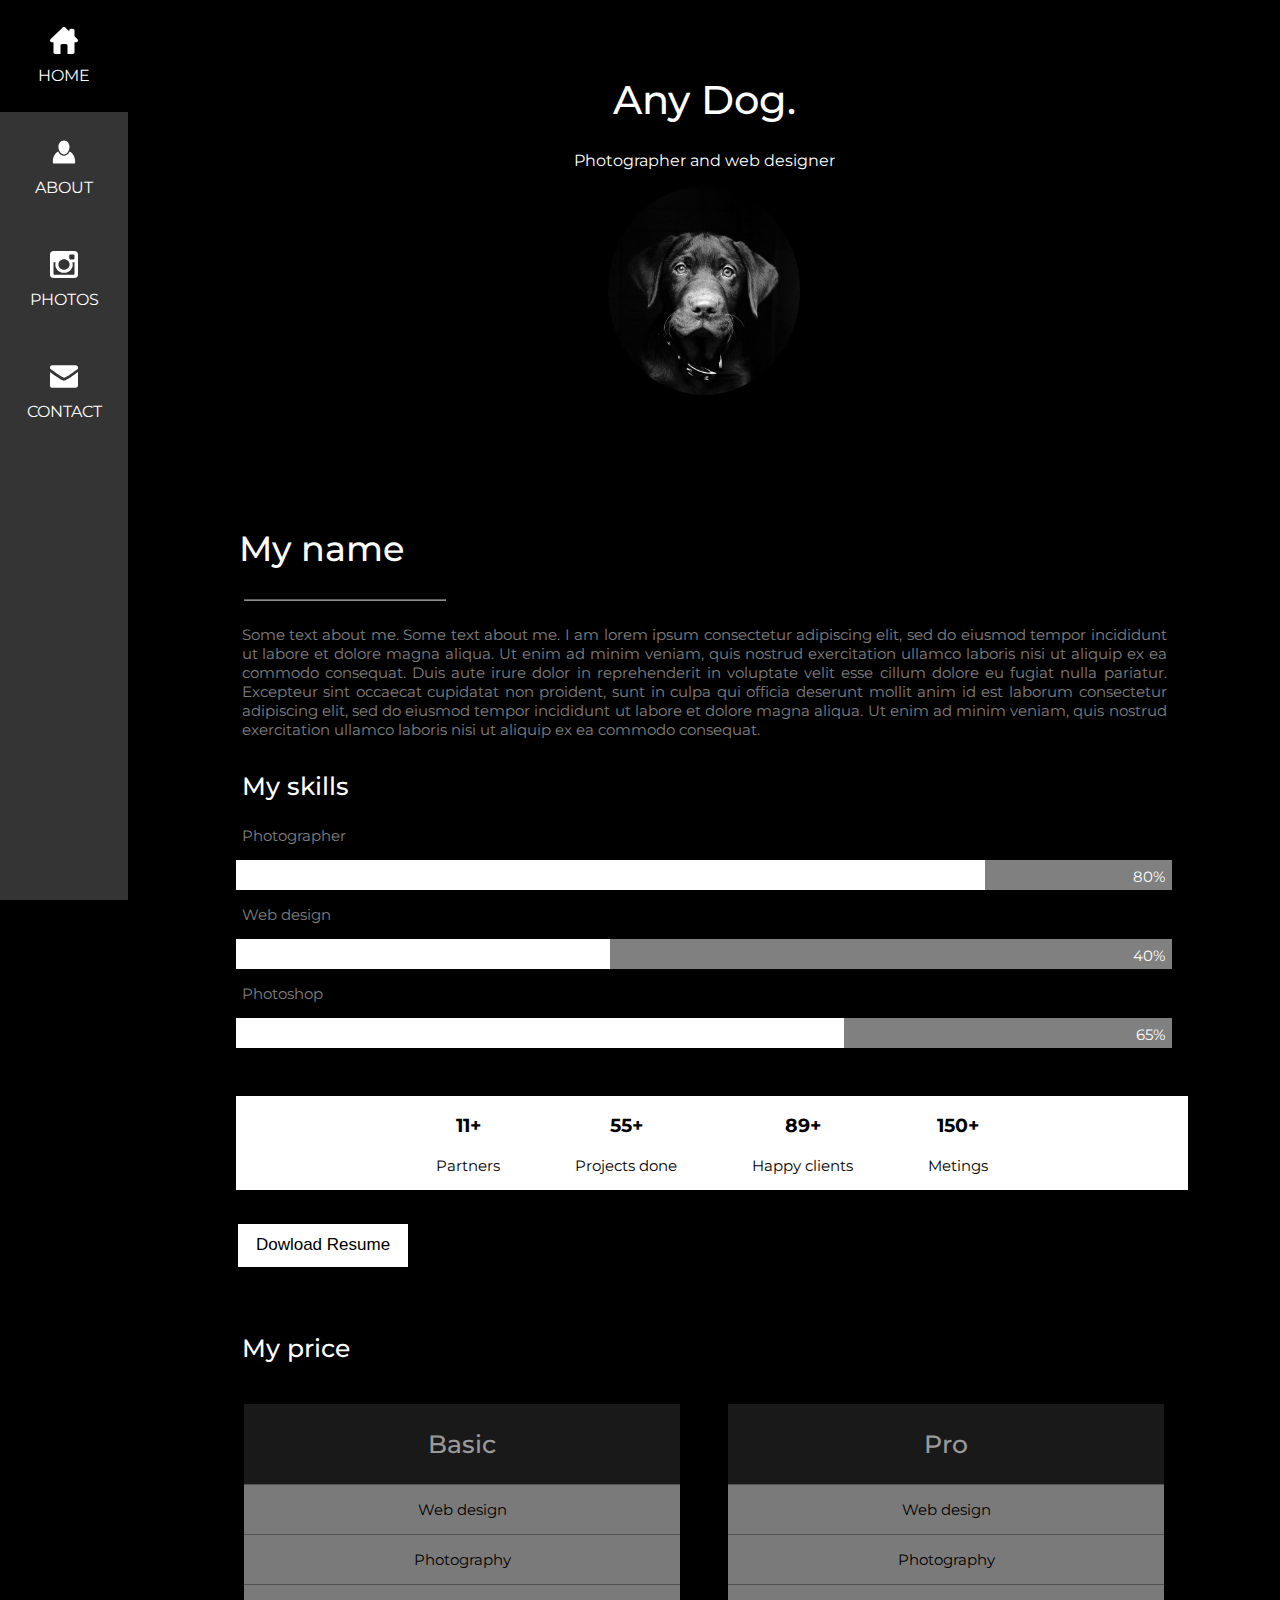
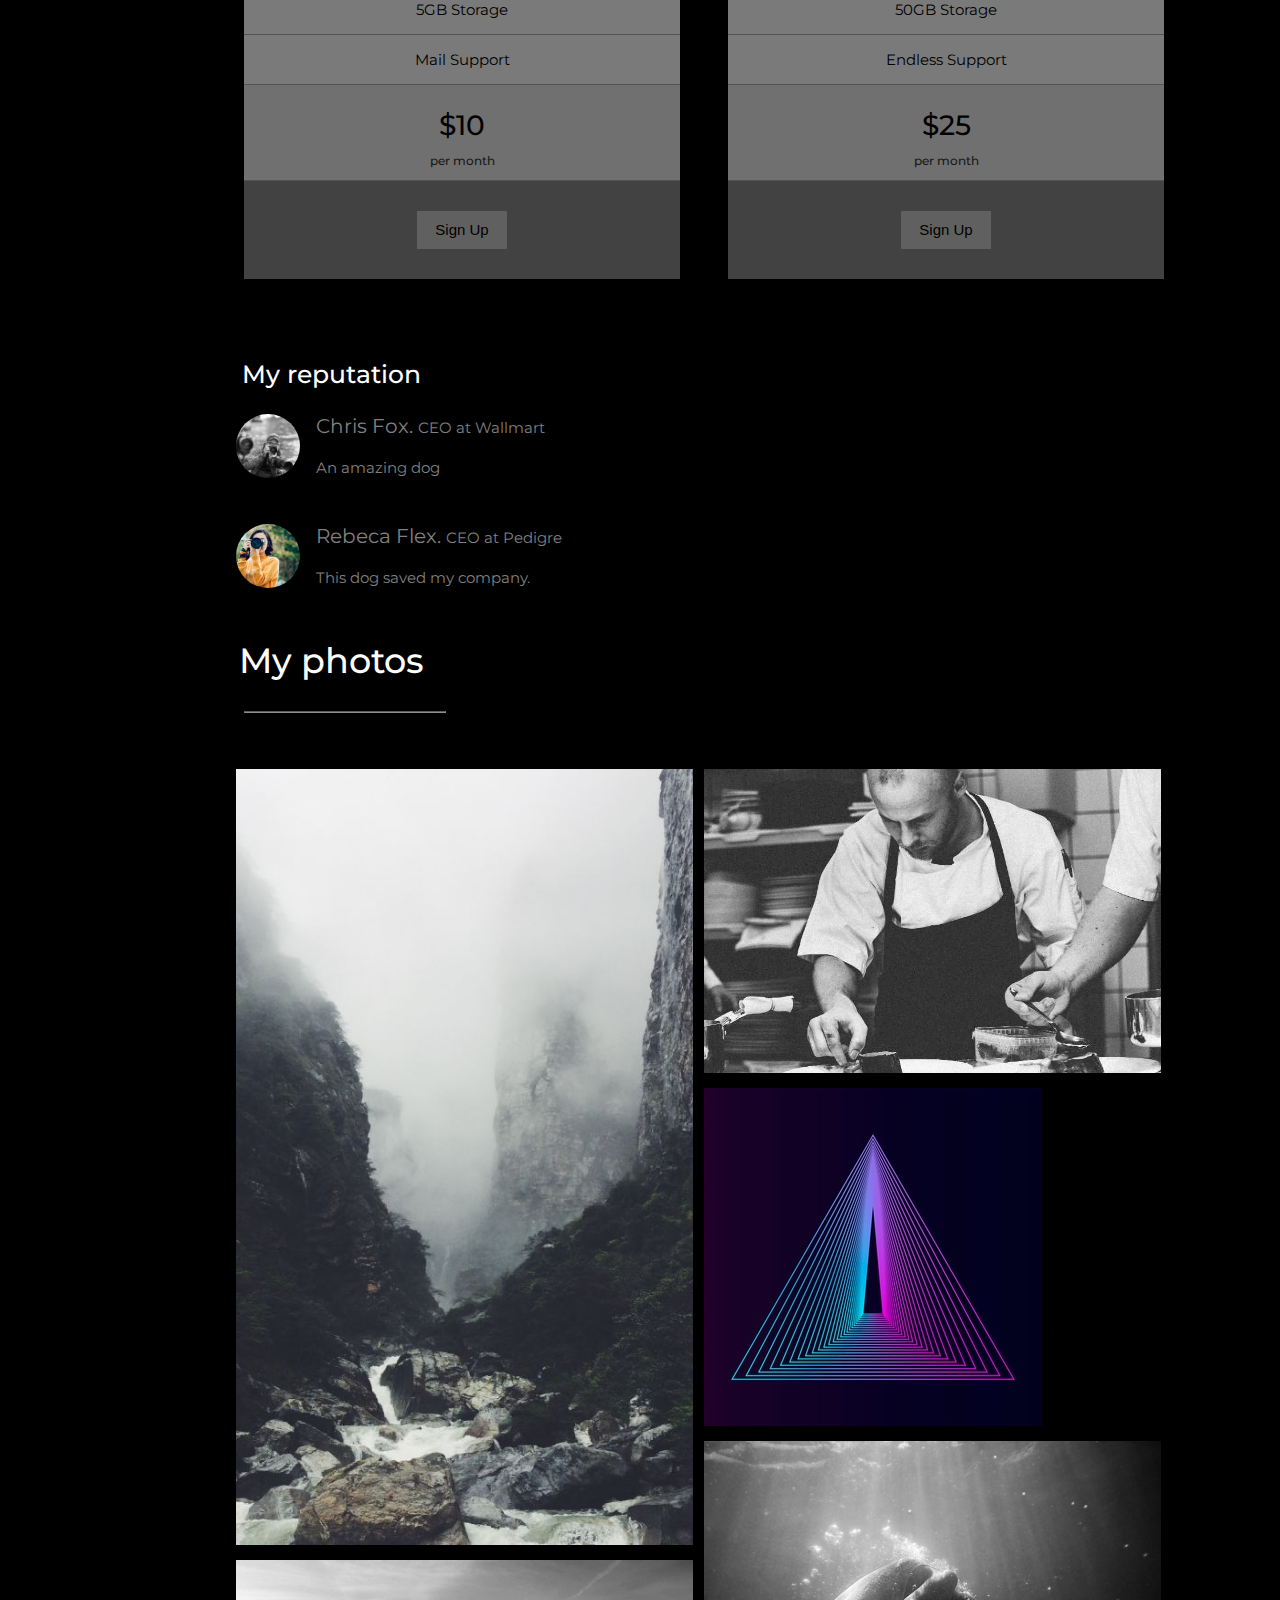
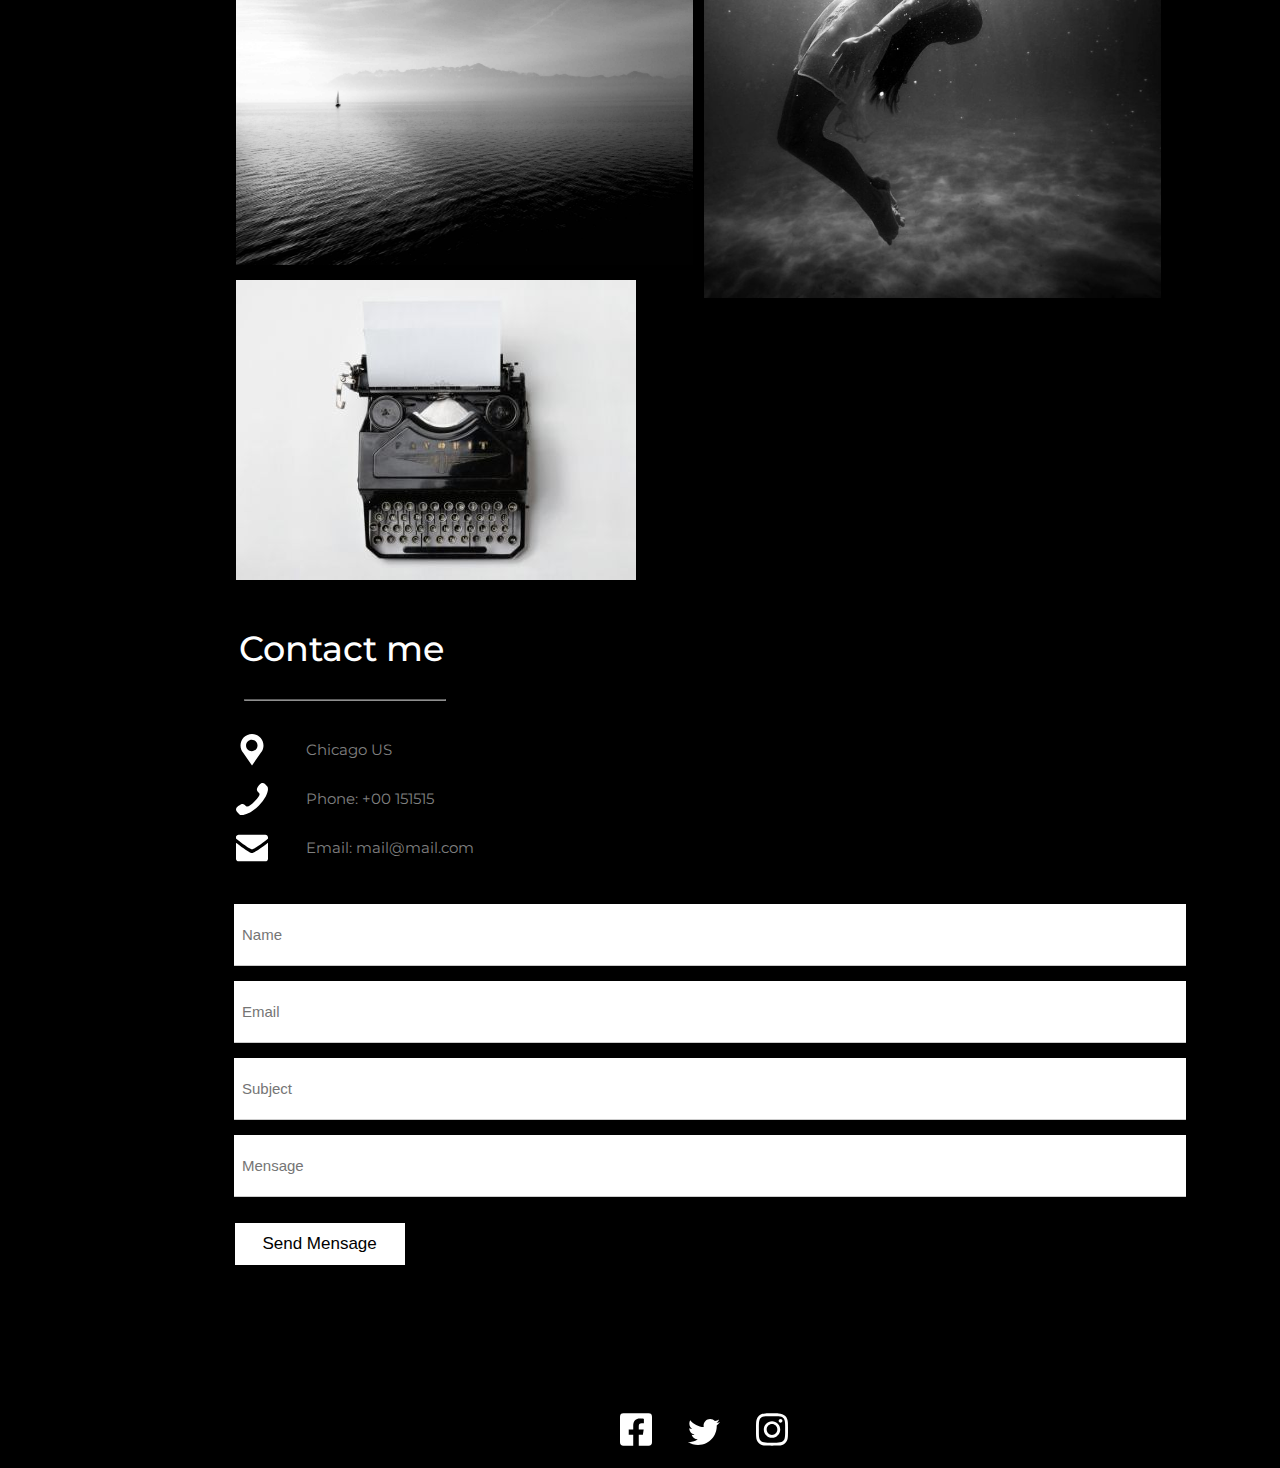
<file: portfolio/index.html>
<!DOCTYPE html>
<html>
    <head>
        <link href="https://fonts.googleapis.com/css?family=Lato|Montserrat|Roboto&display=swap" rel="stylesheet"> 
        <meta charset="utf-8">
        <meta name="viewport" content="width=device-width,initial-scale=1">
        <link rel="stylesheet" href="main.css">
        <title>Portfolio</title>
    </head>
    <body>
    <header class="cabecalho">
        <!--CABECALHO PARA MOBILE-->
        <div class = "hide_desk show_mob">
            <nav>
                <ul class = "navbar">
                    <li class = "itembar"><a href="#">HOME</a></li>
                    <li class = "itembar"><a href="#">ABOUT</a></li>
                    <li class = "itembar"><a href="#">PHOTOS</a></li>
                    <li class = "itembar"><a href="#">CONTACT</a></li>
                </ul>
            </nav>
        </div>
        <!--CABECALHO PARA DESKTOP-->
        <div class = "show_desk hide_mob">
            <div class = "botao_c">
                <img src="img/home.svg" alt="icone home">
                <a href="#">HOME</a>
            </div>
            <div class = "botao_c">
                <img src="img/user.svg" alt="icone home">
                <a href="#">ABOUT</a>
            </div>
            <div class = "botao_c">
                <img src="img/photos.svg" alt="icone home">
                <a href="#">PHOTOS</a>
            </div>
            <div class = "botao_c">
                <img src="img/icone3.svg" alt="icone home">
                <a href="#">CONTACT</a>
            </div>
        </div>
    </header>
    <div class = "main">
        <div class = "container capa_pagina">
            <!--capa da pagina-->
            <div class = "titulo_pag">
                <h1>Any Dog.</h1>
                <p>Photographer and web designer</p>
            </div>
            <img class = "capa_pag" src="img/foto_perfil.jpg" alt="foto da pessoa">
        </div>

        <div class = "container container_bio">
            <!--esta secao eh muito grande, entao vai ser subdividida-->
            <!--My name-->
            <div class = "bio_txt">
                <h2 class = "titulo" id = "about">My name</h2>
                <hr style="width:200px" class = "linha">
                <p class = "texto">Some text about me. Some text about me. I am lorem ipsum consectetur adipiscing elit, sed do eiusmod tempor incididunt ut labore et dolore magna aliqua. Ut enim ad minim veniam, quis nostrud exercitation ullamco laboris nisi ut aliquip ex ea commodo consequat. Duis aute irure dolor in reprehenderit in voluptate velit esse cillum dolore eu fugiat nulla pariatur. Excepteur sint occaecat cupidatat non proident, sunt in culpa qui officia deserunt mollit anim id est laborum consectetur adipiscing elit, sed do eiusmod tempor incididunt ut labore et dolore magna aliqua. Ut enim ad minim veniam, quis nostrud exercitation ullamco laboris nisi ut aliquip ex ea commodo consequat. </p>
            </div>

            <!--My skills-->
            <div class = "bio_skl">
                <h3 class = "subtitulo">My skills</h3>
                <div class="grafico">
                    <p class = "texto">Photographer</p>
                    <div class = "grf_1">
                        <p class = "texto branco">80%</p>
                        <div class = "porcentagem" style="width: 80%;"></div>
                    </div>
                    <p class = "texto">Web design</p>
                    <div class = "grf_1">
                        <p class = "texto branco">40%</p>
                        <div class = "porcentagem" style="width: 40%;"></div>
                    </div>
                    <p class = "texto">Photoshop</p>
                    <div class = "grf_1">
                        <p class = "texto branco">65%</p>
                        <div class = "porcentagem" style="width: 65%;"></div>
                    </div>
                </div>
                <div class = "resumo_bio">
                    <div class = "resumo_item">
                        <h3 class = "titulo_2 preto">11+</h3>
                        <p class = "texto preto">Partners</p>
                    </div>
                    <div class = "resumo_item">
                        <h3 class = "titulo_2 preto">55+</h3>
                        <p class = "texto preto">Projects done</p>
                    </div>
                    <div class = "resumo_item">
                        <h3 class = "titulo_2 preto">89+</h3>
                        <p class = "texto preto">Happy clients</p>
                    </div>
                    <div class = "resumo_item">
                        <h3 class = "titulo_2 preto">150+</h3>
                        <p class = "texto preto">Metings</p>
                    </div>
                </div>
                <button class = "botao">Dowload Resume</button>
            </div>

            <!--My price-->
            <div class = "bio_price">
            <h3 class = "subtitulo">My price</h3>
                <div class = "preco_container">
                    <div class = "price_container">
                        <div class = "ttl_price">
                            <h3 class = "titulo_price">Basic</h3>
                        </div>
                        
                        <div class = "item">
                            <p class = "texto preto">Web design</p>
                        </div>
                        <div class = "item">
                            <p class = "texto preto">Photography</p>
                        </div>
                        <div class = "item">
                            <p class = "texto preto">5GB Storage</p>
                        </div>
                        <div class = "item">
                            <p class = "texto preto">Mail Support</p>
                        </div>
                        <div class = "preco">
                            <h2 class = "titulo_preco"> $10</h2>
                            <p class = "subtexto">per month</p>
                        </div>
                        <div class = "botao_area">
                            <button class = "botao_2">Sign Up</button>
                        </div>
                    </div>

                    <div class = "price_container">
                        <div class = "ttl_price">
                            <h3 class = "titulo_price">Pro</h3>
                        </div>
                        
                        <div class = "item">
                            <p class = "texto preto">Web design</p>
                        </div>
                        <div class = "item">
                            <p class = "texto preto">Photography</p>
                        </div>
                        <div class = "item">
                            <p class = "texto preto">50GB Storage</p>
                        </div>
                        <div class = "item">
                            <p class = "texto preto">Endless Support</p>
                        </div>
                        <div class = "preco">
                            <h2 class = "titulo_preco"> $25</h2>
                            <p class = "subtexto">per month</p>
                        </div>
                        <div class = "botao_area">
                            <button class = "botao_2">Sign Up</button>
                        </div>
                    </div>
                </div>
            </div>
            <!--My reputation-->
            <div class = "bio_reputation">
                <h3 class = "subtitulo">My reputation</h3>
                <div class = "reputation_content">
                    <div class = "reputation_img">
                        <img src="img/foto_rpt1.jpg" alt="foto 1">
                    </div>
                    <div class = "id">
                        <p class = "texto nome">Chris Fox. <span style="font-size: 15px;">CEO at Wallmart</span></span></p>
                    </div>
                    <p class = "texto">An amazing dog</p>
                </div>
                
                <div class = "reputation_content">
                    <div class = "reputation_img">
                        <img src="img/foto_rpt2.jpg" alt="foto 1">
                    </div>
                    <div class = "id">
                        <p class = "texto nome">Rebeca Flex. <span  style="font-size: 15px;">CEO at Pedigre</span></p>
                    </div>
                        <p class = "texto">This dog saved my company.</p>
                </div>
            </div>
        </div>

        <!--My Photos-->
        <div class = "container container_photos">
            <h2 class = "titulo" id = "about">My photos</h2>
            <hr style="width:200px" class = "linha">
            <div class = "container_photosE">
                <div class = "photo_ct">
                    <img class = "photo" src="img/img1.jpg" alt="foto 1">
                    <img class = "photo" src="img/img2.jpg" alt="foto 1">
                    <img class = "photo" src="img/img5.jpg" alt="foto 1">
                </div>

                <div class = "photo_ct">
                    <img class = "photo" src="img/img4.jpg" alt="foto 1">
                    <img class = "photo" src="img/img3.jpg" alt="foto 1">
                    <img class = "photo" src="img/img6.jpg" alt="foto 1">
                </div>
            </div>
        </div>
        
        <!--Contact me-->
        <div class = "container container_contact">
            <h2 class = "titulo" id = "about">Contact me</h2>
            <hr style="width:200px" class = "linha">
            <div class = "contact_info">
                <div class = "contact_content">
                    <img src = "img/icone1.svg" alt="local icon">
                    <p class = "texto">Chicago US</p>
                </div>
                <div class = "contact_content">
                    <img src = "img/icone2.svg" alt="local icon">
                    <p class = "texto">Phone: +00 151515</p>
                </div>
                <div class = "contact_content">
                    <img src = "img/icone3.svg" alt="local icon">
                    <p class = "texto">Email: mail@mail.com</p>
                </div>
            </div>

            <div class = "contact_msg">
                <div>
                    <input class="formu" type="text" placeholder="Name" required name="Name">
                    <input class="formu" type="text" placeholder="Email" required name="Email">
                    <input class="formu" type="text" placeholder="Subject" required name="Subject">
                    <input class="formu" type="text" placeholder="Mensage" required name="Mensage">
                </div>
                <button class = "botao">Send Mensage</button>
            </div>
        </div>

        <footer class = "container">
            <div class = "rodape">
                    <a href: "#"><img class = "icone" src="img/facebook.svg" alt="rede social"></a>
                    <a href: "#"><img class = "icone" src="img/twitter.svg" alt="rede social"></a>
                    <a href: "#"><img class = "icone" src="img/instagram.svg" alt="rede social"></a>
            </div>
    </footer>
</div>
</body>
</html>
</file>
<file: portfolio/main.css>
/*configuracao basica*/
body{
    margin: 0 0 0 0;
    padding: 0%;
    background-color: rgb(0, 0, 0);/*Cor do fundo*/
    font-family: 'Montserrat', sans-serif;/*fonte principal*/
}

ul{
    list-style: none;
}

a{
    text-decoration: none;
    color: white;
}
.container{
    text-align: center;
}
/*para mobile*/
.hide_mob{
    display: none;
}
/*CABECALHO*/
header{
    position: sticky;
    top: 0;
    margin: 0 0 0 0;
    padding: 0%;
    overflow: hidden;
}

.navbar{
    display: flex;
    align-items: center;
    justify-content: space-between;
    width: auto;
    margin: 0 0 0 0;
    padding: 0%;
    /*fundo*/
    background-color: black;
    opacity: 0.6;
}

.itembar{
    font-size: 13px;
    text-decoration: none;
    color: white;
    padding: 8px 16px;
}

/*CAPA*/
.titulo_pag{
    color: white;
    text-align: center;
}

.titulo_pag h1{
    font-size: 40px;
    font-weight: 500;
}

.capa_pag{
    max-width: 100%;
    width: 12em;
    height: auto;
    /*para ser redondo*/
    border-radius: 50%;
}

.capa_pagina{
    margin-bottom: 5em;
    padding: 3em;
}

/*ABOUT*/
.bio_txt{
    text-align: justify;
    margin-bottom: 2em;
}
.titulo{
    margin-left: 1em;
    color: white;
    font-weight: 500;
    font-size: 35px;
}

.linha{
    margin-bottom: 1.5em;
    margin-left: 2.5em;
    opacity: 0.6;
}

.texto{
    color: grey;
    margin-left: 2.5em;
    margin-right: 2.5em;
    font-size: 15px;
}

/* - skills*/
.bio_skl{
    margin-top: 2em;
    text-align: left;
}
.subtitulo{
    margin-left: 1.5em;
    color: white;
    font-weight: 500;
    font-size: 25px;
}

.grf_1{
    background-color: grey;
    height: 30px;
    text-align: end;
    margin: 0 2em 0 2em;
    padding: 0%;
    position: relative;
}
.branco{
    color: white;
    position: absolute;
    right: -2em;
    top: -0.5em;
}
.porcentagem{
    background-color: white;
    z-index: 2;
    float: left;
    height: 30px;
    position: absolute;
    top: 0px;
}

.resumo_bio{
    background-color: white;
    text-align: center;
    margin-top: 3em;
    margin-left: 3em;
    margin-right: 3em;
    padding-top: 1em;
    padding-bottom: 1em;
}

.preto{
    color: black;
}

.botao{
    border: none;
    background-color: white;
    margin: 2em auto 2em 2.5em;
    width: 10em;
    height: 2.5em;
    text-align: center;
    font-size: 17px;
    cursor: pointer;
    color: black;
    font-weight: 300;
    
}

.botao:hover{
    background: grey;   
}

/*price*/
.bio_price{
    margin-top: 2em;
    text-align: left;
}
.price_container{
    background-color:rgb(138, 138, 138);
    margin-left: 2.5em;
    margin-right: 2.5em;
    margin-bottom: 2em;
    margin-top: 2em;
    display: flex;
    align-items: center;
    flex-direction: column;
    opacity: 0.6;
}

.price_container:hover{
    opacity: 1;
}
.titulo_price{
    color: white;
    font-weight: 500;
    font-size: 25px;
}
.ttl_price{
    background-color: rgb(43, 42, 42) ;
    width: 100%;
    text-align: center;
}
.item{
    height: 15%;
    background-color: rgb(204, 204, 204);
    border: none;
    width: 100%;
    text-align: center;
    margin-top: 1px;
}
.preco{
    height: 30%;
    text-align: center;
    background-color: rgb(187, 187, 187);
    width: 100%;
    margin-top: 1px;
}

.titulo_preco {    height: 10%;
    margin-left: 0em;
    font-weight: 500;
    font-size: 28px;
    color: black;
}

.subtexto{
    margin-top: -1em;
    font-weight: 500;
    font-size: 12px;
    color: rgb(43, 42, 42);
}

.botao_area{
    height: 30%;
    text-align: center;
    background-color: rgb(112, 110, 110) ;
    width: 100%;
    margin-top: 1px;
}

.botao_2{
    border: none;
    background-color: rgb(161, 161, 161);
    margin-top: 2em;
    margin-bottom: 2em;
    width: 6em;
    height: 2.5em;
    text-align: center;
    font-size: 15px;
    cursor: pointer;
    color: black;
    font-weight: 300;
    
}

.botao_2:hover{
    background: black;
    color: white;   
}

/*reputation*/
.bio_reputation{
    margin-top: 2em;
    text-align: left;  
}

.reputation_content{
    margin-left: 1em;
    margin-bottom: 1.5em;
    padding-bottom: .5em;
}
.reputation_img{
    max-width: 100%;
    width: 4em;
    height: 4em;
    position: relative;
    overflow: hidden;
    border-radius: 50%;
    float: left;
    left: 1em;
    margin-right: 2em;
}

.reputation_img img {
    width: auto;
    height: 100%;
    margin-left: -30px;
}

.nome{
    font-size: 20px;
}

/*My photos*/

.container_photos, .container_contact{
    text-align: justify;
    margin-bottom: 6em;
}
.photo_ct{
    margin: 2em;
    margin-bottom: -4em;
    padding: 1em;
}

.photo{
    max-width: 100%;
    height: auto;
}

/*Contact me*/
.contact_info{
    margin-left: 2em;
}

.contact_content{
    display: flex;
    align-items: center;
    padding-right: 1em;
}

.contact_content img{
    width: 2em;
    height: auto;
}
.contact_msg{
    margin-top: 2em;
    margin-right: 4em;
    margin-left: 0em;
}

.contact_msg button{
    margin-left: 1.8em;
    margin-top: 1.5em;
}
.formu{
    border:none;
    border-bottom:1px solid #ccc;
    display:block;
    width: 100%;
    height: 3em;
    margin: 1em 2em 0em 2em;
    padding: 8px;
    font-size: 15px;
}

.icone{
    width: 2em;
    height: auto;
    margin: 1em;
    opacity: 1;
    cursor: pointer;
}

.icone:hover{
    opacity: 0.6;
}

@media screen and (min-width: 650px){
    /*Cabecalho lateral*/
    header{
        margin: 0 0 0 0;
        padding: 0%;
        float: left;
        height: 100%;
        width:8em;
        background-color:rgb(53, 52, 52);
        position:fixed!important;
        z-index:1;
        overflow:auto;
        opacity: 1;
    }
    .container{
        margin-left: 8em;
    }
    .show_desk, .hide_mob{
        display: block;
    }
    .botao_c{
        z-index: 10;
        display: flex;
        align-items: center;
        justify-content: center;
        flex-direction: column;
        cursor: pointer;
        background: rgb(53, 52, 52);
        width: 100%;
        height: 7em;
    }

    .botao_c:hover{
        background: black;
    }

    .botao_c img{
        width: 1.7em;
        height: auto;
        margin-bottom: .8em;
    }

    .botao_c p{
        font-size: 6px; 
    }

    /*outros*/
    .resumo_bio{
        display: flex;
        align-items: center;
        justify-content: center;
        flex-direction: row;
        margin-left: 2em;
        margin-right: 1em;
        padding: 0%;
    }

    .botao{
        margin-left: 2em;
    }
    .bio_price{
        background: black;
    }
    .preco_container{
        display: flex;
        align-items: center;
        flex-direction: row;
        padding: 1em;
        overflow: auto;
        margin-top: -2em;
    }

    .price_container{
        width: 45%;
        margin-left: auto;
        margin-right: auto;
    }

    .container_photosE{
        display: flex;
        align-items: top;
        flex-direction: row;
        margin-left: 2em;
        margin-right: 2em;
    }
    .photo_ct{
        width: 50%;
        height: auto;
        margin-left: 0;
        margin-right: .7em;
        padding: 0;
    }
    .photo{
        margin-bottom: .7em;
    }
    .hide_desk{
        display: none;
    }
}

@media screen and (min-width: 1000px){
    .container{
        max-width: 1000px;
        margin-left: auto;
        margin-right: auto;
    }
    .main{
        float: right;
        width: 90%;
    }

}
</file>
